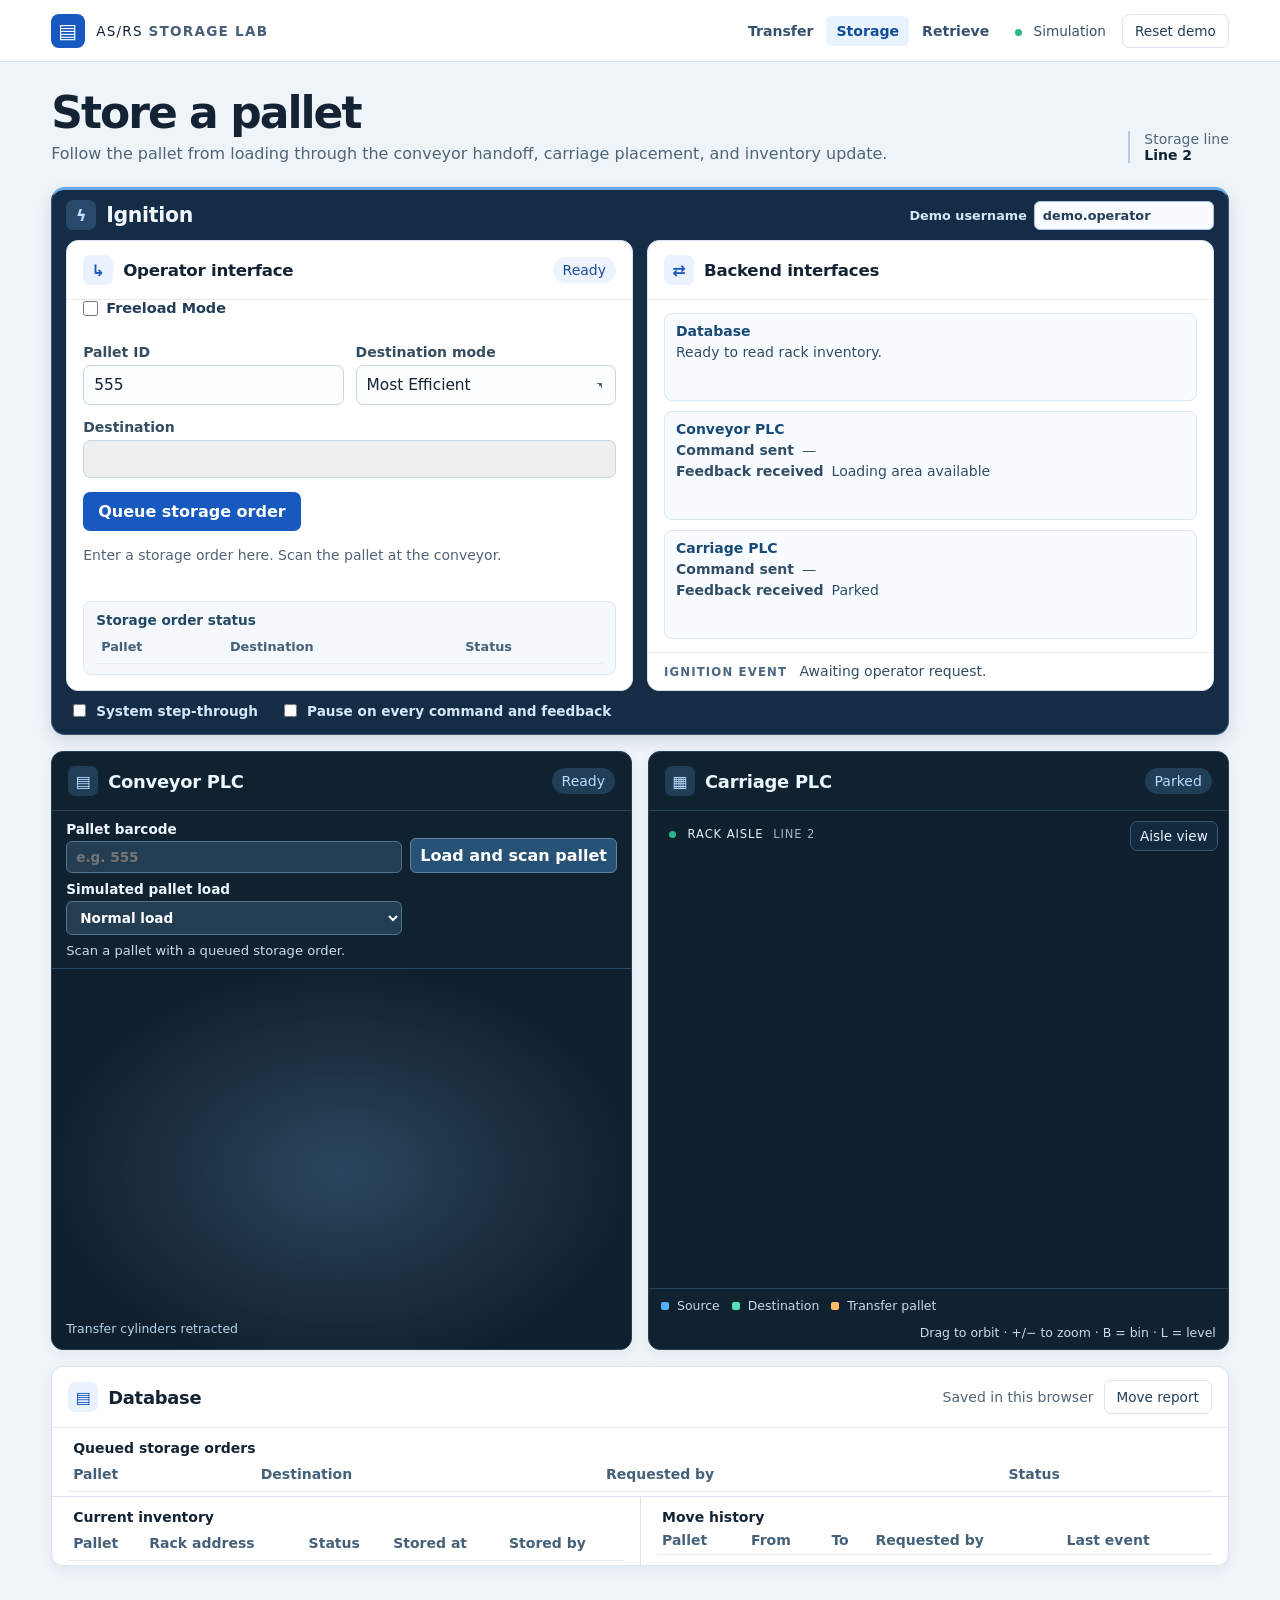
<file: index.html>
<!doctype html>
<html lang="en">
<head>
  <meta charset="utf-8">
  <title>AS/RS Simulator</title>
  <meta http-equiv="refresh" content="0; url=storage.html">
</head>
<body>
  <p><a href="storage.html">Open the Storage simulator</a></p>
</body>
</html>
</file>
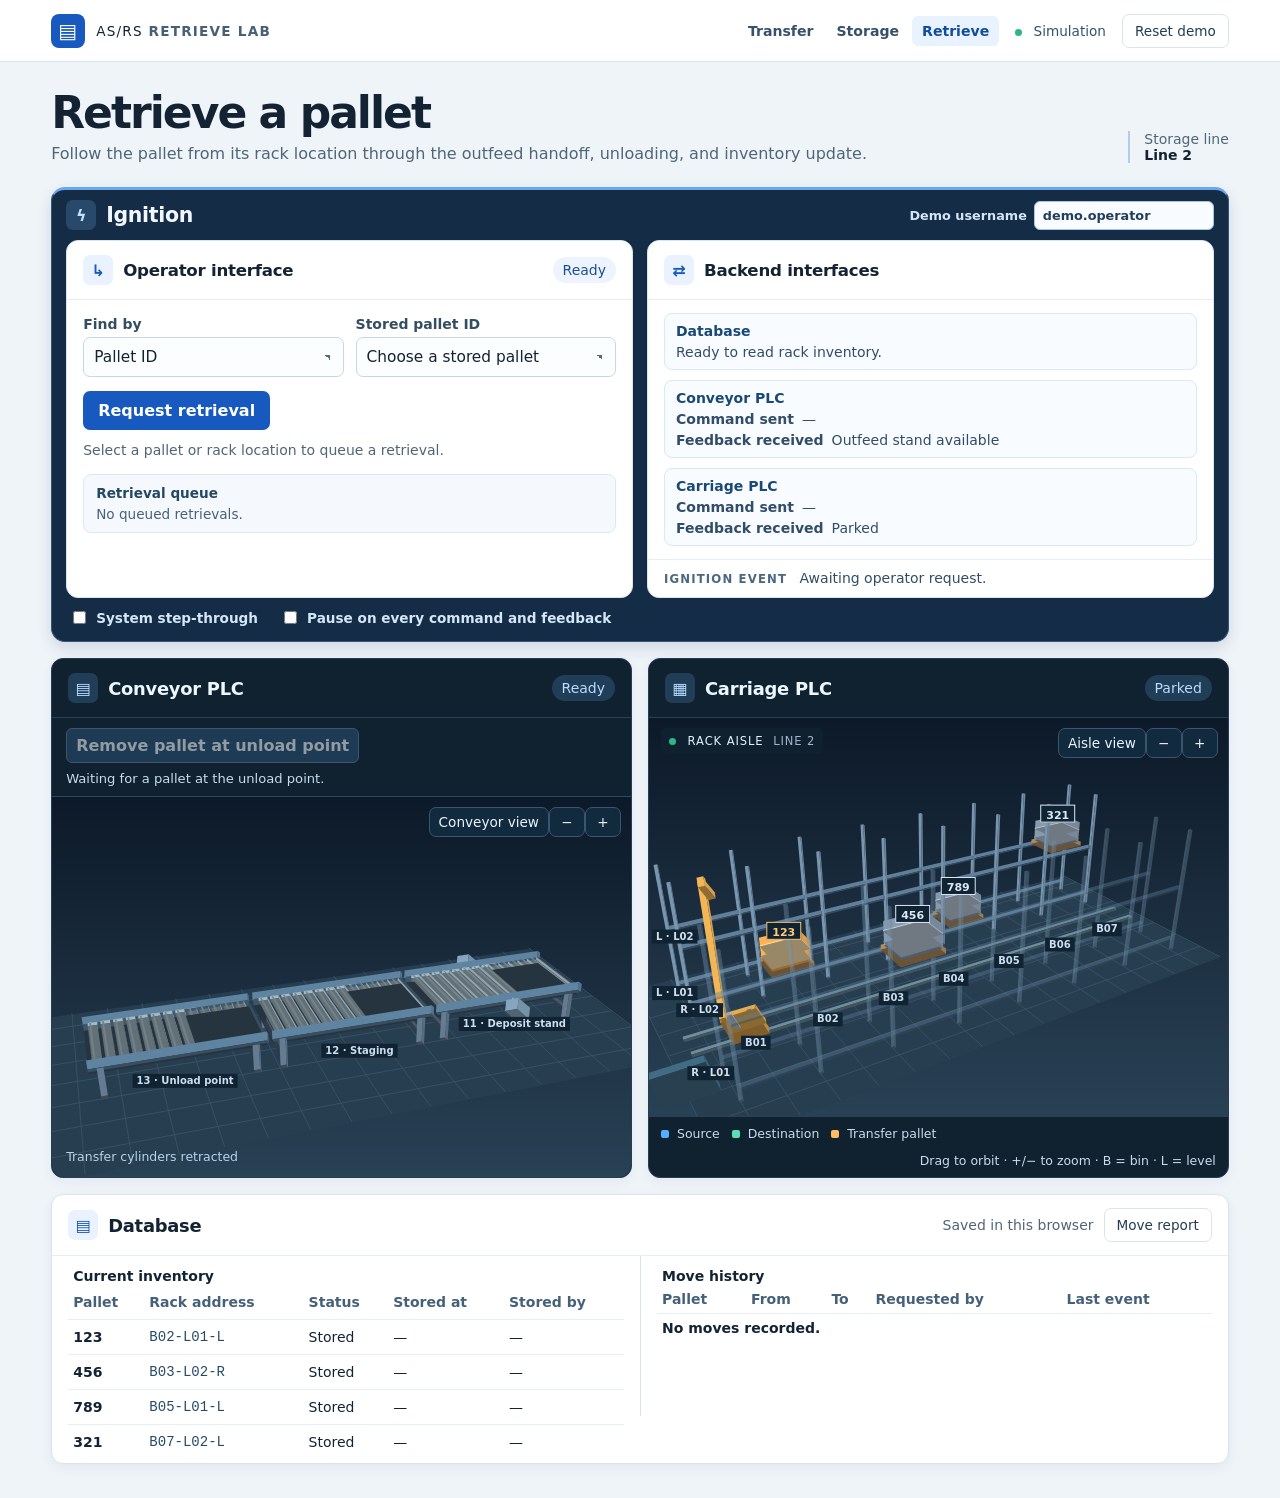
<file: retrieve.html>
<!doctype html>
<html lang="en"><head><meta charset="utf-8"><meta name="viewport" content="width=device-width, initial-scale=1"><meta name="description" content="Interactive pallet retrieval demonstration"><title>AS/RS Retrieve Simulator</title><link rel="stylesheet" href="style.css"><script type="module" src="retrieve.js"></script></head>
<body>
<header class="mast"><div class="brand"><span class="mark" aria-hidden="true">▤</span><span>AS/RS <strong>RETRIEVE LAB</strong></span></div><nav class="page-tabs" aria-label="Simulation"><a href="transfer.html">Transfer</a><a href="storage.html">Storage</a><a href="retrieve.html" aria-current="page">Retrieve</a></nav><span class="mode"><i></i> Simulation</span><button id="reset-retrieve" class="subtle">Reset demo</button></header>
<main>
<div class="intro"><div><h1>Retrieve a pallet</h1><p>Follow the pallet from its rack location through the outfeed handoff, unloading, and inventory update.</p></div><div class="line"><span>Storage line</span><strong>Line 2</strong></div></div>
<section class="ignition-boundary" aria-labelledby="ignition-title">
<div class="boundary-heading"><span class="glyph">ϟ</span><h2 id="ignition-title">Ignition</h2><label class="demo-user">Demo username<input id="demo-username" value="demo.operator" maxlength="48" autocomplete="username"></label></div>
<div class="ignition-grid">
<section class="panel operator"><header><span class="glyph">↳</span><h3>Operator interface</h3><span id="operator-status" class="badge">Ready</span></header>
<form id="retrieve-request" class="storage-form">
<div class="row"><label>Find by<select id="retrieve-by"><option value="id">Pallet ID</option><option value="slot">Rack location</option></select></label><label id="retrieve-pallet-field">Stored pallet ID<select id="retrieve-pallet" required></select></label><label id="retrieve-location-field" hidden>Source rack address<select id="retrieve-source" disabled></select></label></div>
<div class="operator-actions"><button id="request-retrieve" class="primary">Request retrieval</button><span id="form-message" aria-live="polite">Select a pallet or rack location to queue a retrieval.</span></div>
</form><div class="retrieval-queue"><h4>Retrieval queue</h4><ol id="retrieve-queue"></ol><p id="empty-retrieve-queue">No queued retrievals.</p></div></section>
<section class="panel backend"><header><span class="glyph">⇄</span><h3>Backend interfaces</h3></header>
<div class="connections">
<div class="interface"><h4>Database</h4><p id="db-exchange" aria-live="polite">Ready to read rack inventory.</p><button class="next-action" id="step-lookup" type="button" data-system-step hidden>Read inventory</button><button class="next-action" id="step-inventory" type="button" data-system-step hidden>Write retrieval to database</button></div>
<div class="interface"><h4>Conveyor PLC</h4><dl><div><dt>Command sent</dt><dd id="conveyor-command">—</dd></div><div><dt>Feedback received</dt><dd id="conveyor-feedback" aria-live="polite">Outfeed stand available</dd></div></dl><button class="next-action" id="step-conveyor" type="button" data-system-step hidden>Release outfeed</button></div>
<div class="interface"><h4>Carriage PLC</h4><dl><div><dt>Command sent</dt><dd id="plc-command">—</dd></div><div><dt>Feedback received</dt><dd id="plc-feedback" aria-live="polite">Parked</dd></div></dl><button class="next-action" id="step-carriage" type="button" data-system-step hidden>Send carriage command</button></div>
</div><div id="event" class="event" aria-live="polite"><span>IGNITION EVENT</span> Awaiting operator request.</div><div class="trace-controls"><p id="trace-message" aria-live="polite" hidden></p><button id="step-feedback" class="next-action" type="button" data-system-step hidden>Continue after feedback</button></div></section>
</div><div class="system-steps"><label><input id="step-demo" type="checkbox"> System step-through</label><label><input id="trace-demo" type="checkbox"> Pause on every command and feedback</label></div></section>
<div class="dashboard equipment storage-equipment retrieval-equipment">
<section class="panel conveyor"><header><span class="glyph">▤</span><h2>Conveyor PLC</h2><span id="conveyor-state" class="badge">Ready</span></header>
<div class="equipment-action"><button id="unload-pallet" type="button" disabled>Remove pallet at unload point</button><p id="unload-message" aria-live="polite">Waiting for a pallet at the unload point.</p></div>
<div id="conveyor-stage" class="conveyor-stage" role="img" aria-label="Outfeed runs right to left, from the carriage deposit stand through staging to the unload point">
<div class="belt"></div><div class="belt-pallet" id="belt-pallet"></div><div class="cylinder top"></div><div class="cylinder bottom"></div>
<div class="belt-zones"><span><b>13</b>Unload point</span><span><b>12</b>Staging</span><span><b>11</b>Deposit stand</span></div><span id="cylinder-note" class="cylinder-note">Transfer cylinders retracted</span></div></section>
<section class="panel carriage"><header><span class="glyph">▦</span><h2>Carriage PLC</h2><span id="carriage-state" class="badge">Parked</span></header>
<div id="scene"><canvas id="rack" tabindex="0" aria-label="Interactive 3D rack aisle. Drag or use the arrow keys to orbit the carriage."></canvas><div class="viewport-label"><i></i> RACK AISLE <span>LINE 2</span></div><div class="view-controls"><button id="view" type="button">Aisle view</button></div></div>
<div class="scene-foot"><span><i class="legend source"></i> Source</span><span><i class="legend destination"></i> Destination</span><span><i class="legend load"></i> Transfer pallet</span><span class="orbit-tip">Drag to orbit · +/− to zoom · B = bin · L = level</span></div></section>
<section class="panel inventory"><header><span class="glyph">▤</span><h2>Database</h2><span class="minor">Saved in this browser</span><button type="button" class="subtle" id="move-report-open">Move report</button></header>
<div class="inventory-inner"><div class="records"><table><caption>Current inventory</caption><thead><tr><th>Pallet</th><th>Rack address</th><th>Status</th><th>Stored at</th><th>Stored by</th></tr></thead><tbody id="records"></tbody></table></div>
<div class="records move-history"><table><caption>Move history</caption><thead><tr><th>Pallet</th><th>From</th><th>To</th><th>Requested by</th><th>Last event</th></tr></thead><tbody id="history"></tbody></table></div></div></section>
</div>
</main></body></html>
</file>
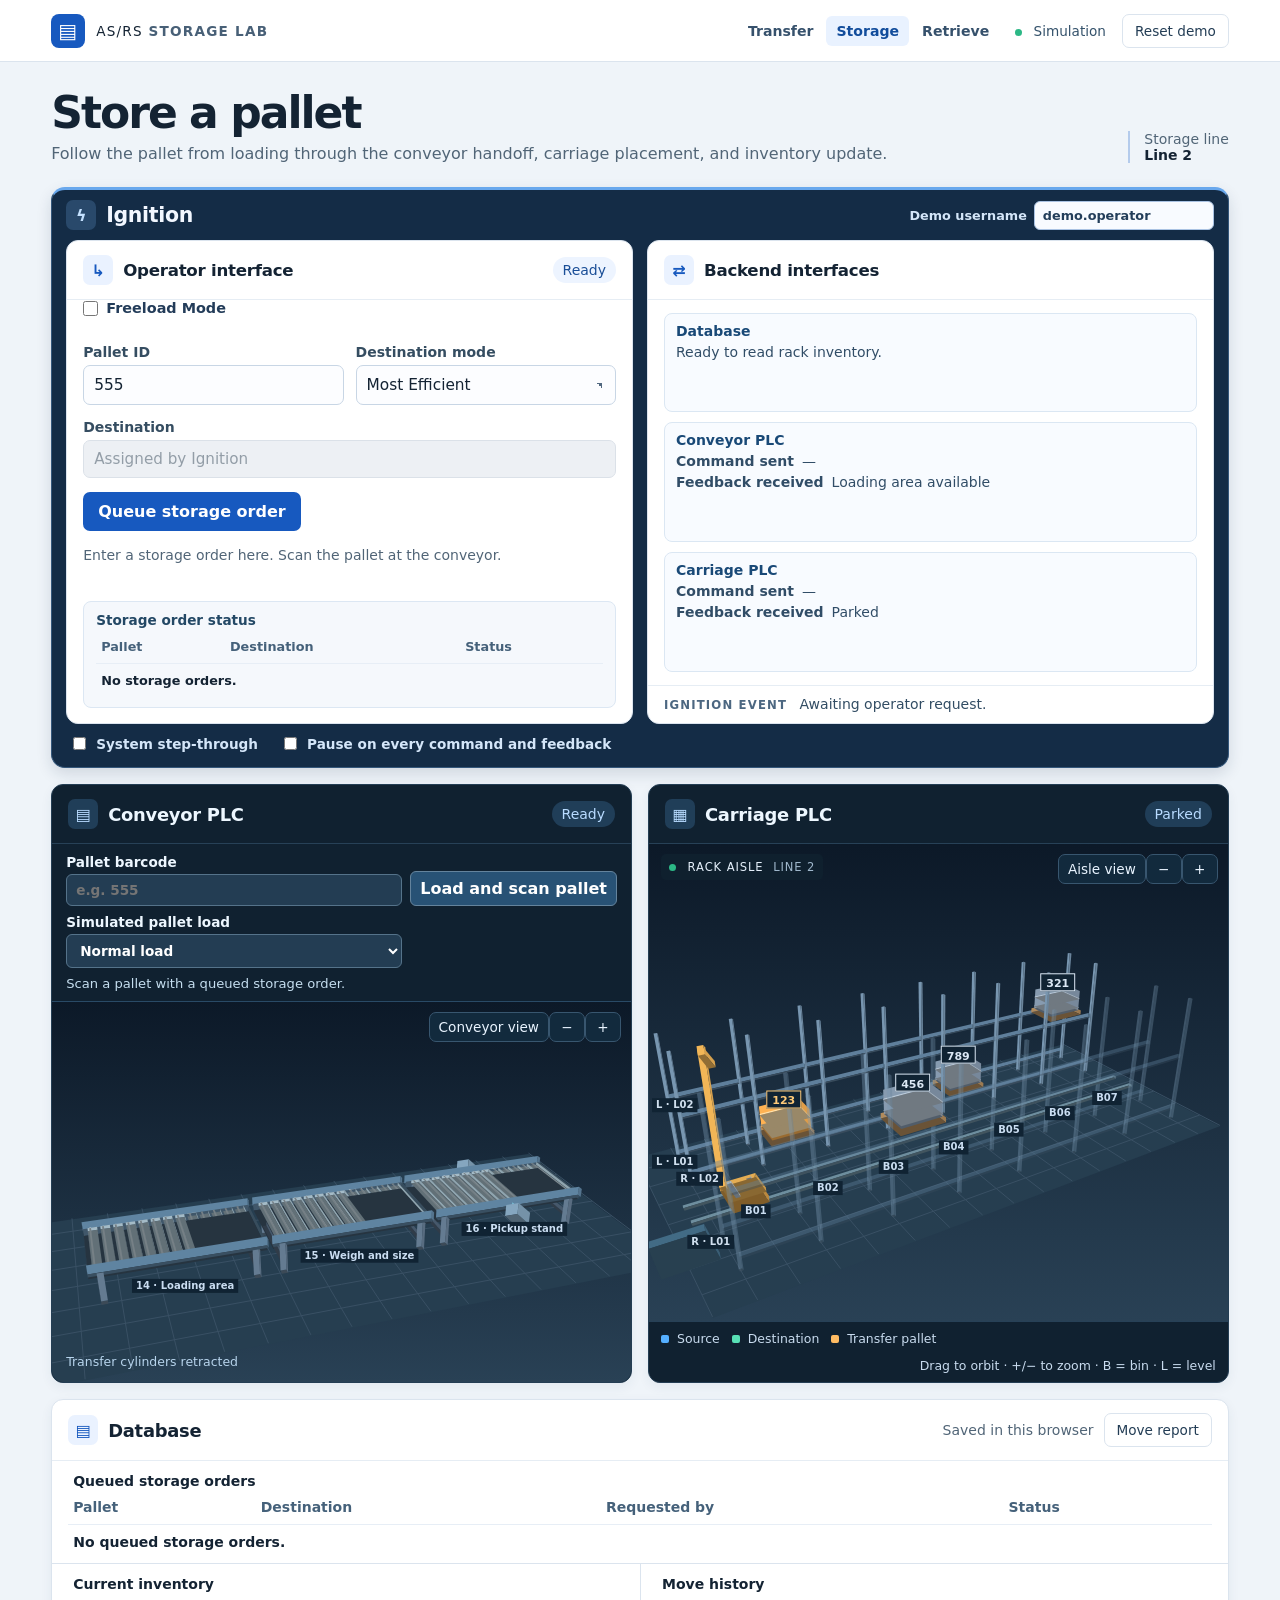
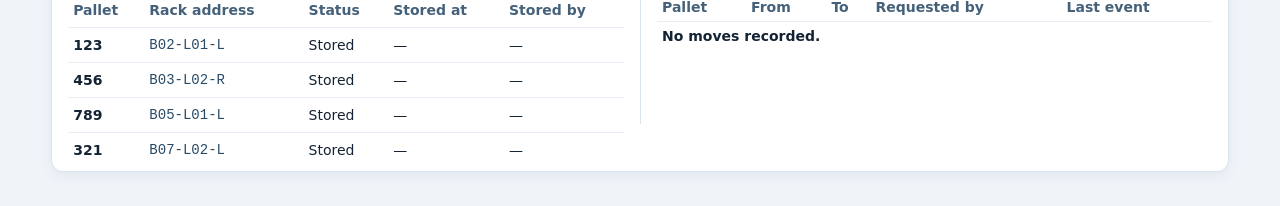
<file: storage.html>
<!doctype html>
<html lang="en"><head><meta charset="utf-8"><meta name="viewport" content="width=device-width, initial-scale=1"><meta name="description" content="Interactive pallet storage demonstration"><title>AS/RS Storage Simulator</title><link rel="stylesheet" href="style.css"><script type="module" src="storage.js"></script></head>
<body>
<header class="mast"><div class="brand"><span class="mark" aria-hidden="true">▤</span><span>AS/RS <strong>STORAGE LAB</strong></span></div><nav class="page-tabs" aria-label="Simulation"><a href="transfer.html">Transfer</a><a href="storage.html" aria-current="page">Storage</a><a href="retrieve.html">Retrieve</a></nav><span class="mode"><i></i> Simulation</span><button id="reset-storage" class="subtle">Reset demo</button></header>
<main>
<div class="intro"><div><h1>Store a pallet</h1><p>Follow the pallet from loading through the conveyor handoff, carriage placement, and inventory update.</p></div><div class="line"><span>Storage line</span><strong>Line 2</strong></div></div>
<section class="ignition-boundary" aria-labelledby="ignition-title">
<div class="boundary-heading"><span class="glyph">ϟ</span><h2 id="ignition-title">Ignition</h2><label class="demo-user">Demo username<input id="demo-username" value="demo.operator" maxlength="48" autocomplete="username"></label></div>
<div class="ignition-grid">
<section class="panel operator"><header><span class="glyph">↳</span><h3>Operator interface</h3><span id="operator-status" class="badge">Ready</span></header>
<label class="freeload-mode"><input type="checkbox" id="freeload-mode"><span>Freeload Mode</span></label>
<form id="storage-request" class="storage-form">
<div class="row"><label>Pallet ID<input id="pallet-id" value="555" maxlength="20" required autocomplete="off"></label><label>Destination mode<select id="storage-mode"><option value="auto">Most Efficient</option><option value="specified">Specified location</option></select></label></div>
<label class="mode-field">Destination<select id="storage-destination"></select></label>
<div class="operator-actions"><button class="primary" id="queue-order">Queue storage order</button></div>
<div class="hmi-alarm" id="storage-alarm" role="alert" hidden></div><div class="action-line"><span id="form-message" aria-live="polite">Enter a storage order here. Scan the pallet at the conveyor.</span></div>
</form><div class="retrieval-queue hmi-status"><h4>Storage order status</h4><div class="records"><table><thead><tr><th>Pallet</th><th>Destination</th><th>Status</th></tr></thead><tbody id="operator-queue"></tbody></table></div></div></section>
<section class="panel backend"><header><span class="glyph">⇄</span><h3>Backend interfaces</h3></header>
<div class="connections">
<div class="interface"><h4>Database</h4><p id="db-exchange" aria-live="polite">Ready to read rack inventory.</p><a class="pending-db-link" id="pending-db-link" href="retrieve.html" hidden>Finish pending retrieval write</a><button class="next-action" id="step-lookup" type="button" data-system-step hidden>Read inventory</button><button class="next-action" id="step-inventory" type="button" data-system-step hidden>Update inventory</button></div>
<div class="interface"><h4>Conveyor PLC</h4><dl><div><dt>Command sent</dt><dd id="conveyor-command">—</dd></div><div><dt>Feedback received</dt><dd id="conveyor-feedback" aria-live="polite">Loading area available</dd></div></dl><button class="next-action" id="step-conveyor" type="button" data-system-step hidden>Release to conveyor</button></div>
<div class="interface"><h4>Carriage PLC</h4><dl><div><dt>Command sent</dt><dd id="plc-command">—</dd></div><div><dt>Feedback received</dt><dd id="plc-feedback" aria-live="polite">Parked</dd></div></dl><button class="next-action" id="step-carriage" type="button" data-system-step hidden>Send carriage command</button></div>
</div><div id="event" class="event" aria-live="polite"><span>IGNITION EVENT</span> Awaiting operator request.</div><div class="trace-controls"><p id="trace-message" aria-live="polite" hidden></p><button id="step-feedback" class="next-action" type="button" data-system-step hidden>Continue after feedback</button></div></section>
</div><div class="system-steps"><label><input id="step-demo" type="checkbox"> System step-through</label><label><input id="trace-demo" type="checkbox"> Pause on every command and feedback</label></div></section>
<div class="dashboard equipment storage-equipment">
<section class="panel conveyor"><header><span class="glyph">▤</span><h2>Conveyor PLC</h2><span id="conveyor-state" class="badge">Ready</span></header>
<form id="scan-form" class="equipment-action"><label for="scan-id">Pallet barcode<input id="scan-id" placeholder="e.g. 555" maxlength="20" required autocomplete="off"></label><button class="secondary" id="load-pallet">Load and scan pallet</button><label for="load-profile">Simulated pallet load<select id="load-profile"><option value="normal">Normal load</option><option value="overweight">Overweight pallet</option><option value="oversize">Oversize pallet</option></select></label><button id="remove-rejected" type="button" hidden>Remove rejected pallet</button><p id="scan-message" aria-live="polite">Scan a pallet with a queued storage order.</p></form>
<div id="conveyor-stage" class="conveyor-stage" role="img" aria-label="Loading area, weigh and size zone, and pickup stand with transfer cylinders">
<div class="belt"></div><div class="belt-pallet" id="belt-pallet"></div><div class="belt-pallet" id="staged-pallet"></div><div class="cylinder top"></div><div class="cylinder bottom"></div>
<div class="belt-zones"><span><b>14</b>Loading area</span><span><b>15</b>Weigh and size</span><span><b>16</b>Pickup stand</span></div><span id="cylinder-note" class="cylinder-note">Transfer cylinders retracted</span></div></section>
<section class="panel carriage"><header><span class="glyph">▦</span><h2>Carriage PLC</h2><span id="carriage-state" class="badge">Parked</span></header>
<div id="scene"><canvas id="rack" tabindex="0" aria-label="Interactive 3D rack aisle. Drag or use the arrow keys to orbit the carriage."></canvas><div class="viewport-label"><i></i> RACK AISLE <span>LINE 2</span></div><div class="view-controls"><button id="view" type="button">Aisle view</button></div></div>
<div class="scene-foot"><span><i class="legend source"></i> Source</span><span><i class="legend destination"></i> Destination</span><span><i class="legend load"></i> Transfer pallet</span><span class="orbit-tip">Drag to orbit · +/− to zoom · B = bin · L = level</span></div></section>
<section class="panel inventory"><header><span class="glyph">▤</span><h2>Database</h2><span class="minor">Saved in this browser</span><button type="button" class="subtle" id="move-report-open">Move report</button></header>
<div class="inventory-inner"><div class="records queue-records"><table><caption>Queued storage orders</caption><thead><tr><th>Pallet</th><th>Destination</th><th>Requested by</th><th>Status</th></tr></thead><tbody id="queue"></tbody></table></div><div class="records"><table><caption>Current inventory</caption><thead><tr><th>Pallet</th><th>Rack address</th><th>Status</th><th>Stored at</th><th>Stored by</th></tr></thead><tbody id="records"></tbody></table></div>
<div class="records move-history"><table><caption>Move history</caption><thead><tr><th>Pallet</th><th>From</th><th>To</th><th>Requested by</th><th>Last event</th></tr></thead><tbody id="history"></tbody></table></div></div></section>
</div>
</main></body></html>
</file>
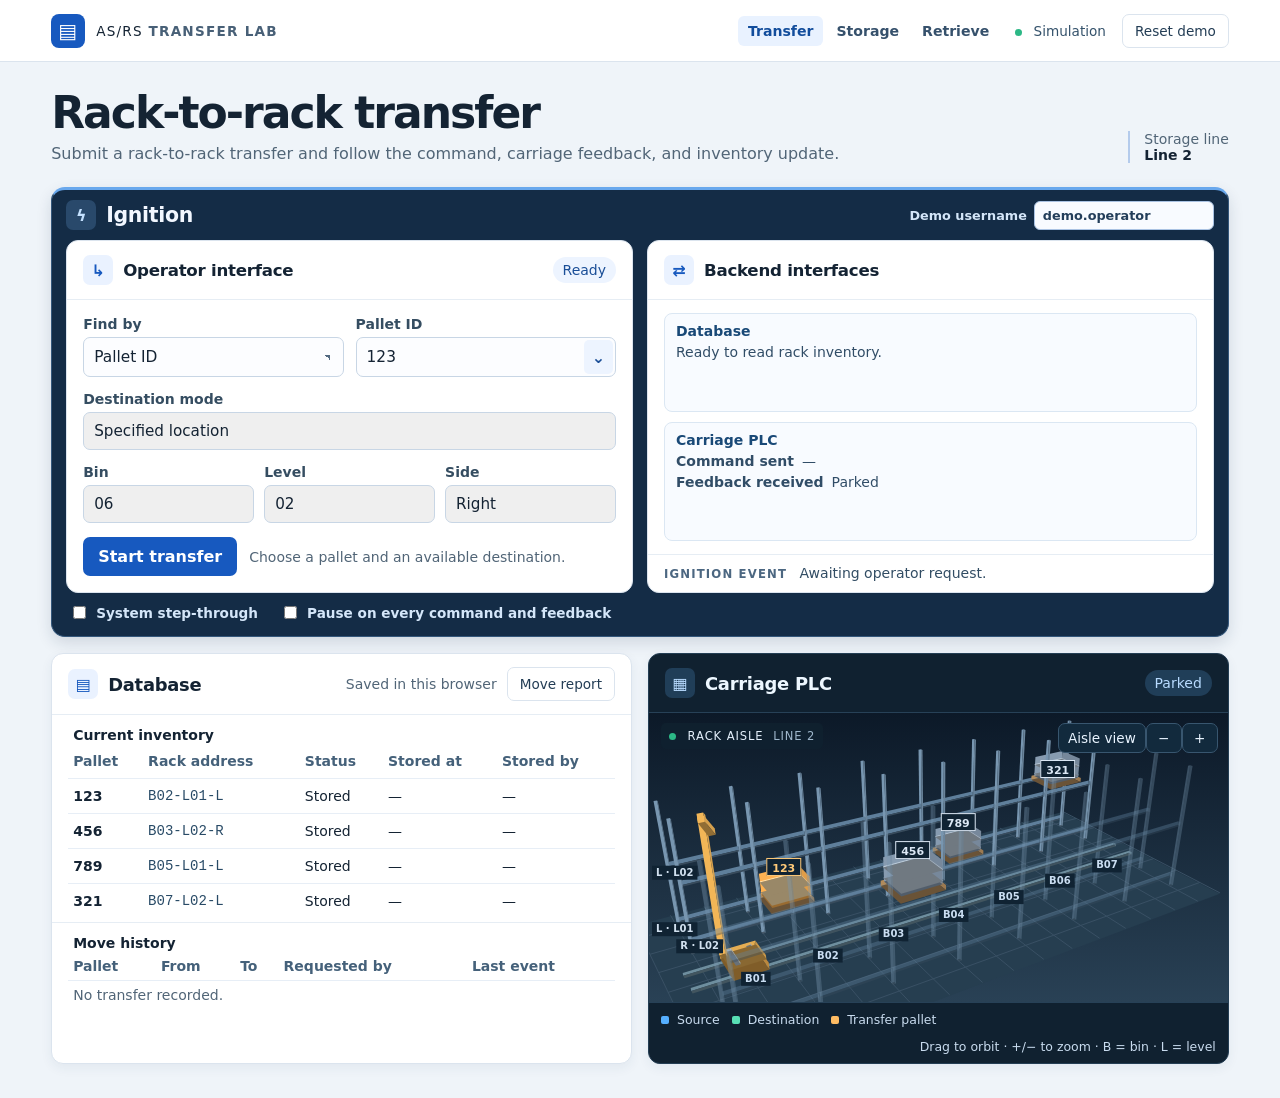
<file: transfer.html>
<!doctype html>
<html lang="en"><head><meta charset="utf-8"><meta name="viewport" content="width=device-width, initial-scale=1"><meta name="description" content="Interactive rack-to-rack transfer demonstration"><title>AS/RS Transfer Simulator</title><link rel="stylesheet" href="style.css"><script type="module" src="app.js"></script></head>
<body>
<header class="mast"><div class="brand"><span class="mark" aria-hidden="true">▤</span><span>AS/RS <strong>TRANSFER LAB</strong></span></div><nav class="page-tabs" aria-label="Simulation"><a href="transfer.html" aria-current="page">Transfer</a><a href="storage.html">Storage</a><a href="retrieve.html">Retrieve</a></nav><span class="mode"><i></i> Simulation</span><button id="reset" class="subtle">Reset demo</button></header>
<main>
<div class="intro"><div><h1>Rack-to-rack transfer</h1><p>Submit a rack-to-rack transfer and follow the command, carriage feedback, and inventory update.</p></div><div class="line"><span>Storage line</span><strong>Line 2</strong></div></div>
<section class="ignition-boundary" aria-labelledby="ignition-title">
<div class="boundary-heading"><span class="glyph">ϟ</span><h2 id="ignition-title">Ignition</h2><label class="demo-user">Demo username<input id="demo-username" value="demo.operator" maxlength="48" autocomplete="username"></label></div>
<div class="ignition-grid">
<section class="panel operator"><header><span class="glyph">↳</span><h3>Operator interface</h3><span id="operator-status" class="badge">Ready</span></header>
<form id="request">
<div class="row">
<label>Find by<select id="lookup"><option value="id">Pallet ID</option><option value="slot">Rack location</option></select></label>
<div class="source-control"><label id="source-label" for="source">Pallet ID</label><div class="picker"><input id="source" value="123" required maxlength="20" autocomplete="off" role="combobox" aria-expanded="false" aria-autocomplete="list" aria-controls="pallet-list"><button id="show-pallets" type="button" aria-label="Show all pallets" tabindex="-1">⌄</button><ul id="pallet-list" role="listbox" aria-label="Stored pallets" hidden></ul><datalist id="rack-ids"></datalist></div></div>
</div>
<label class="mode-field">Destination mode<select id="mode"><option value="specified">Specified location</option><option value="auto">Most Convenient</option></select></label>
<div class="address-fields"><label>Bin<select id="bin"></select></label><label>Level<select id="level"></select></label><label>Side<select id="side"></select></label></div>
<div class="operator-actions"><button class="primary" id="run">Start transfer</button><span id="form-message" aria-live="polite">Choose a pallet and an available destination.</span></div>
</form></section>
<section class="panel backend"><header><span class="glyph">⇄</span><h3>Backend interfaces</h3></header>
<div class="connections">
<div class="interface"><h4>Database</h4><p id="db-exchange" aria-live="polite">Ready to read rack inventory.</p><a class="pending-db-link" id="pending-db-link" href="retrieve.html" hidden>Finish pending retrieval write</a><button class="next-action" id="step-lookup" type="button" data-system-step hidden>Read inventory</button><button class="next-action" id="step-inventory" type="button" data-system-step hidden>Update inventory</button></div>
<div class="interface"><h4>Carriage PLC</h4><dl><div><dt>Command sent</dt><dd id="plc-command">—</dd></div><div><dt>Feedback received</dt><dd id="plc-feedback" aria-live="polite">Parked</dd></div></dl><button class="next-action" id="step-carriage" type="button" data-system-step hidden>Send carriage command</button></div>
</div><div id="event" class="event" aria-live="polite"><span>IGNITION EVENT</span> Awaiting operator request.</div><div class="trace-controls"><p id="trace-message" aria-live="polite" hidden></p><button id="step-feedback" class="next-action" type="button" data-system-step hidden>Continue after feedback</button></div></section>
</div><div class="system-steps"><label><input id="step-demo" type="checkbox"> System step-through</label><label><input id="trace-demo" type="checkbox"> Pause on every command and feedback</label></div></section>
<div class="dashboard equipment">
<section class="panel inventory"><header><span class="glyph">▤</span><h2>Database</h2><span class="minor">Saved in this browser</span><button type="button" class="subtle" id="move-report-open">Move report</button></header>
<div class="inventory-inner"><div class="records"><table><caption>Current inventory</caption><thead><tr><th>Pallet</th><th>Rack address</th><th>Status</th><th>Stored at</th><th>Stored by</th></tr></thead><tbody id="records"></tbody></table></div>
<div class="records move-history"><table><caption>Move history</caption><thead><tr><th>Pallet</th><th>From</th><th>To</th><th>Requested by</th><th>Last event</th></tr></thead><tbody id="history"></tbody></table></div></div></section>
<section class="panel carriage"><header><span class="glyph">▦</span><h2>Carriage PLC</h2><span id="carriage-state" class="badge">Parked</span></header>
<div id="scene"><canvas id="rack" tabindex="0" aria-label="Interactive 3D rack aisle. Drag or use the arrow keys to orbit the carriage."></canvas><div class="viewport-label"><i></i> RACK AISLE <span>LINE 2</span></div><div class="view-controls"><button id="view" type="button">Aisle view</button></div></div>
<div class="scene-foot"><span><i class="legend source"></i> Source</span><span><i class="legend destination"></i> Destination</span><span><i class="legend load"></i> Transfer pallet</span><span class="orbit-tip">Drag to orbit · +/− to zoom · B = bin · L = level</span></div></section>
</div>
</main></body></html>
</file>
<file: style.css>
:root{color-scheme:light;--ink:#142333;--muted:#516577;--line:#dbe4ee;--blue:#1759bf;--bg:#eff4f9;--paper:#fff;--soft:#eaf2ff;font-family:Inter,system-ui,sans-serif;color:var(--ink);background:var(--bg)}*{box-sizing:border-box}body{margin:0}button,input,select{font:inherit}button{cursor:pointer}button:disabled{cursor:wait;opacity:.55}button:focus-visible,input:focus-visible,select:focus-visible,canvas:focus-visible{outline:3px solid #4d97fd;outline-offset:2px}.mast{height:62px;display:flex;align-items:center;gap:16px;padding:0 clamp(18px,4vw,56px);background:#fff;border-bottom:1px solid var(--line)}.brand{margin-right:auto;display:flex;align-items:center;gap:11px;font-size:.85rem;letter-spacing:.09em}.brand strong{color:#486077;font-weight:650}.mark{width:34px;height:34px;display:grid;place-items:center;border-radius:8px;color:white;background:#1759bf;font-size:1.25rem}.mode{font-size:.85rem;color:#34526b;white-space:nowrap}.mode i,.viewport-label i{display:inline-block;width:7px;height:7px;border-radius:100%;background:#2cb886;margin-right:7px}.subtle,.view-controls button{border:1px solid var(--line);border-radius:7px;background:white;color:#233d55;padding:8px 12px;font-size:.85rem}main{max-width:1500px;margin:auto;padding:28px clamp(18px,4vw,56px) 34px}.intro{display:flex;justify-content:space-between;align-items:end;gap:16px;margin-bottom:24px}h1{font-size:clamp(1.7rem,3.7vw,2.75rem);letter-spacing:-.045em;line-height:1.05;margin:0 0 8px}.intro p{margin:0;color:var(--muted)}.line{border-left:2px solid #b4cbec;padding-left:14px;white-space:nowrap}.line span,.line strong{display:block;font-size:.875rem}.line span{color:var(--muted)}.dashboard{display:grid;grid-template-columns:repeat(2,minmax(0,1fr));gap:16px}.panel{border:1px solid var(--line);border-radius:12px;background:var(--paper);overflow:hidden;box-shadow:0 4px 12px #183b6610;min-width:0}.panel>header{display:flex;align-items:center;gap:10px;border-bottom:1px solid #e6edf4;padding:13px 16px;min-height:59px}.panel h2{font-size:1.12rem;margin:0;font-weight:740;letter-spacing:-.015em}.glyph{color:var(--blue);background:var(--soft);width:30px;height:30px;display:grid;place-items:center;border-radius:7px;font-weight:800}.badge,.minor{margin-left:auto;font-size:.875rem;color:var(--muted)}.badge{background:#edf4ff;color:#1a4e97;border-radius:20px;padding:5px 10px;white-space:nowrap}.badge.done{background:#e5f7ee;color:#0d6a47}form{display:grid;gap:14px;padding:16px}.row{display:grid;grid-template-columns:1fr 1fr;gap:12px}.row label{min-width:0;display:grid;gap:5px;color:#354d61;font-size:.875rem;font-weight:650}.row select,.row input{width:100%;min-width:0;height:40px;border:1px solid #c8d6e5;border-radius:7px;background:#fcfdff;color:var(--ink);padding:0 10px;font-size:.96rem;font-weight:500}.row select{appearance:none;background:#fcfdff linear-gradient(45deg,transparent 50%,#526980 50%) right 13px center/5px 5px no-repeat}.row input:disabled{background:#edf2f8}.operator-actions{display:flex;gap:12px;align-items:center}.primary{border:0;border-radius:7px;background:#1759bf;color:white;padding:10px 15px;font-weight:720;white-space:nowrap}.primary:hover:enabled{background:#0f489e}#form-message{font-size:.875rem;color:var(--muted)}#form-message.error{color:#9a2b28}.steps{list-style:none;margin:0;padding:9px 16px;display:grid;gap:3px}.steps li{display:flex;align-items:center;gap:9px;min-height:24px;font-size:.9rem;color:var(--muted)}.steps li span{font-size:.78rem;width:18px;height:18px;display:grid;place-items:center;border-radius:50%;background:#edf2f7;color:#5a7086}.steps .active{font-weight:750;color:#164b98}.steps .active span{color:#fff;background:#1759bf}.steps .done span{color:#087553;background:#e1f6eb}.event,.transaction{border-top:1px solid #e6edf4;color:#324d64;padding:9px 16px;font-size:.875rem;line-height:1.35}.event span,.transaction span{font-weight:750;font-size:.73rem;letter-spacing:.1em;color:#4c6781;margin-right:8px}.inventory-inner{min-height:270px;display:flex;flex-direction:column}.records{flex:1;padding:4px 16px;overflow:auto}table{width:100%;border-collapse:collapse;text-align:left;font-size:.875rem}th,td{padding:9px 5px;border-bottom:1px solid #e7eef6}th{color:#45617a;font-weight:720}td:first-child{font-weight:750}td:nth-child(2){font-family:ui-monospace,monospace;color:#284a66}tr.focus td{background:#eff5ff}tr:last-child td{border-bottom:0}.transaction{padding-bottom:13px}.transaction p{margin:4px 0 0}.carriage{background:#102130;color:#edf7ff;border-color:#243e54}.carriage>header{border-color:#274157}.carriage .glyph,.carriage .badge{background:#203e58;color:#b8dbff}#scene{height:235px;position:relative;background:#101f2d}canvas{display:block;width:100%;height:100%;touch-action:none;cursor:grab}canvas:active{cursor:grabbing}.viewport-label,.view-controls{position:absolute;top:10px}.viewport-label{left:12px;pointer-events:none;color:#e5f0fb;font-size:.72rem;letter-spacing:.08em;background:#102130d9;border-radius:5px;padding:6px 8px}.viewport-label span{color:#a0b8cd;margin-left:5px}.view-controls{right:10px}.view-controls button{background:#122a3d;color:#e9f4ff;border-color:#38566f;padding:6px 9px}.scene-foot{display:flex;align-items:center;gap:12px;flex-wrap:wrap;padding:9px 12px;color:#c8dbee;font-size:.78rem;border-top:1px solid #274157}.legend{display:inline-block;width:8px;height:8px;margin-right:4px;border-radius:2px}.legend.source{background:#55afff}.legend.destination{background:#58e0b5}.legend.load{background:#ffbc63}.orbit-tip{margin-left:auto}@media(max-width:780px){.dashboard{grid-template-columns:1fr}.intro{align-items:start}.inventory-inner{min-height:220px}#scene{height:300px}}@media(max-width:400px){.intro .line,.mode,.orbit-tip{display:none}.row{gap:8px}.operator-actions{align-items:start;flex-direction:column}.mast{gap:8px}}
.row select{background:#fcfdff linear-gradient(45deg,transparent 50%,#526980 50%) right 15px center/5px 5px no-repeat,linear-gradient(135deg,#526980 50%,transparent 50%) right 10px center/5px 5px no-repeat;padding-right:25px}
.source-control{display:grid;align-content:start;gap:5px;min-width:0}.source-control>label,.mode-field,.address-fields label{font-weight:650;color:#354d61;font-size:.875rem}.picker{position:relative;min-width:0}.picker input[role=combobox]{padding-right:34px}.picker button{position:absolute;right:3px;top:3px;bottom:3px;border:0;border-radius:5px;background:#edf4ff;color:#1a4e97;width:29px;font-weight:750}.picker ul{position:absolute;z-index:5;top:100%;left:0;right:0;max-height:160px;overflow:auto;margin:4px 0 0;padding:4px;list-style:none;border:1px solid #c8d6e5;border-radius:7px;background:white;box-shadow:0 4px 10px #183b6626}.picker li{padding:5px 7px;border-radius:4px;font-size:.875rem;color:var(--ink);display:flex;align-items:center;justify-content:space-between;gap:5px;cursor:pointer}.picker li[aria-selected=true],.picker li:hover{background:var(--soft)}.picker li span{font-family:ui-monospace,monospace;color:#526980;font-size:.78rem}.panel.operator{overflow:visible}.panel.operator>header{border-radius:12px 12px 0 0}.mode-field,.address-fields label{display:grid;gap:5px}.mode-field select,.address-fields select{width:100%;min-width:0;height:38px;border:1px solid #c8d6e5;border-radius:7px;color:var(--ink);padding:0 25px 0 10px;font-size:.95rem;font-weight:500;appearance:none;background:#fcfdff linear-gradient(45deg,transparent 50%,#526980 50%) right 15px center/5px 5px no-repeat,linear-gradient(135deg,#526980 50%,transparent 50%) right 10px center/5px 5px no-repeat}.address-fields{display:grid;grid-template-columns:repeat(3,minmax(0,1fr));gap:10px}.address-fields select:disabled{background:#edf2f8;color:#516577}.records caption{text-align:left;font-weight:750;padding:8px 5px 1px}.move-history{border-top:1px solid #e6edf4;max-height:160px}.move-history th,.move-history td{padding:6px 5px}.move-history td:nth-child(3){font-family:ui-monospace,monospace;color:#284a66}.move-history time{display:block;color:var(--muted);font-size:.74rem;margin-top:2px}.move-history .empty{font-family:inherit;font-weight:400;color:var(--muted)}.carriage{display:flex;flex-direction:column}#scene{flex:1;min-height:265px}.scene-foot{flex-shrink:0}.scene-foot .orbit-tip{white-space:normal}
.ignition-boundary{border:1px solid #a9c4e8;border-top:3px solid #2561ac;border-radius:14px;background:#e5eefb;padding:0 14px 14px;margin-bottom:16px}.boundary-heading{display:flex;align-items:center;gap:10px;padding:10px 0;color:#16477f}.boundary-heading h2{margin:0;font-size:1.28rem;letter-spacing:-.015em}.boundary-heading .glyph{background:#cfe1fa}.ignition-grid{display:grid;grid-template-columns:repeat(2,minmax(0,1fr));gap:14px}.panel h3{font-size:1.04rem;margin:0;letter-spacing:-.015em}.ignition-grid .panel{box-shadow:none}.backend{display:flex;flex-direction:column}.connections{display:grid;gap:10px;padding:13px 16px;flex:1}.interface{border:1px solid #dbe7f3;background:#f8fbff;border-radius:8px;padding:9px 11px}.interface h4{font-size:.875rem;color:#194977;margin:0 0 5px}.interface p,.interface dl{margin:0;font-size:.875rem;color:#314d67}.interface dl{display:grid;gap:5px}.interface dl div{display:grid;grid-template-columns:minmax(105px,auto) 1fr;gap:8px}.interface dt{font-weight:650}.interface dd{margin:0;overflow-wrap:anywhere}.playback{display:flex;gap:10px;align-items:center;justify-content:space-between;padding:8px 12px;min-height:39px;border-bottom:1px solid #274157;font-size:.875rem;color:#daf0ff}.playback label{display:flex;align-items:center;gap:7px}.playback input{accent-color:#72b8ff}.playback button{background:#244665;color:#f1f8ff;border:1px solid #456682;border-radius:6px;padding:4px 8px;font-size:.82rem}@media(max-width:780px){.ignition-grid{grid-template-columns:1fr}.ignition-boundary{padding:0 9px 9px}}
.page-tabs{display:flex;gap:3px}.page-tabs a{padding:7px 10px;border-radius:6px;color:#36516c;text-decoration:none;font-size:.88rem;font-weight:650}.page-tabs a[aria-current=page]{background:#e9f2ff;color:#124d9c}.system-steps{display:flex;align-items:center;justify-content:space-between;gap:10px;padding:10px 3px 0;color:#365676;font-size:.85rem}.system-steps label{display:flex;gap:7px;align-items:center;font-weight:700}.system-steps input{accent-color:#1759bf}.operator-actions{flex-wrap:wrap}.signal-layer{position:fixed;inset:0;pointer-events:none;z-index:12;opacity:0;transition:opacity .18s;color:#1765d8}.signal-layer.visible{opacity:1}.signal-layer[data-direction=return]{color:#087455}.signal-layer svg{width:100%;height:100%;overflow:visible;filter:drop-shadow(0 1px 2px #fff)}.signal-path{fill:none;stroke:currentColor;stroke-width:6;stroke-linecap:round}.signal-layer marker path{fill:currentColor}.signal-layer span{position:absolute;transform:translate(-50%,-55%);max-width:175px;text-align:center;padding:6px 9px;background:white;border:2px solid currentColor;border-radius:7px;font-size:.8rem;font-weight:750;box-shadow:0 2px 8px #172f4a2c}.storage-equipment{grid-template-columns:1fr 1fr}.storage-equipment .inventory{grid-column:1/-1}.storage-equipment .inventory-inner{display:grid;min-height:0;grid-template-columns:1fr 1fr}.storage-equipment .move-history{border-top:0;border-left:1px solid #dbe4ee}.conveyor{background:#102130;color:#edf7ff;border-color:#243e54}.conveyor>header{border-color:#274157}.conveyor .glyph,.conveyor .badge{background:#203e58;color:#b8dbff}.conveyor-stage{aspect-ratio:1;max-height:380px;width:100%;position:relative;overflow:hidden;background:radial-gradient(ellipse at 50% 53%,#2b465d,#101f2d 73%)}.belt{position:absolute;top:49%;left:9%;right:9%;height:20%;border:5px solid #557287;border-radius:8px;background:repeating-linear-gradient(90deg,#a1b1bc 0%,#667d8d 3%,#344b5b 4%,#344b5b 5%);box-shadow:0 10px 0 #152c3b,0 16px 16px #0008}.belt-zones{position:absolute;left:8%;right:8%;top:73%;display:grid;grid-template-columns:repeat(3,1fr);gap:2%;text-align:center;color:#c6e0f6;font-size:.75rem}.belt-zones b{display:block;color:white;margin-bottom:4px}.belt-pallet{position:absolute;visibility:hidden;left:19%;top:59%;width:18%;height:17%;transform:translate(-50%,-50%);background:repeating-linear-gradient(90deg,#e5a957 0 24%,#af722f 25% 26%);border:2px solid #fbd198;border-bottom:6px solid #936331;border-radius:3px;transition:left .85s ease,top .45s ease;display:grid;place-items:center;font:bold .8rem system-ui;color:#152233;box-shadow:2px 7px 7px #0006;z-index:2}.belt-pallet[data-position=load]{visibility:visible}.belt-pallet[data-position=scale]{visibility:visible;left:50%}.belt-pallet[data-position=pickup]{visibility:visible;left:81%}.belt-pallet[data-position=lifted]{visibility:visible;left:81%;top:53%}.cylinder{position:absolute;left:81%;width:9%;height:8%;transform:translateX(-50%);border:2px solid #7ca5bf;border-radius:3px;background:linear-gradient(90deg,#415d73,#90a9ba,#415d73);z-index:3}.cylinder.top{top:37%}.cylinder.bottom{top:73%}.cylinder::after{content:"";position:absolute;left:36%;width:28%;height:0;background:#77d3ff;transition:height .4s}.cylinder.top::after{top:100%}.cylinder.bottom::after{bottom:100%}.conveyor-stage[data-cylinder=on] .cylinder::after{height:75%}.cylinder-note{position:absolute;left:14px;bottom:13px;color:#b7d4ec;font-size:.78rem}.storage-form .row input{width:100%}.storage-form button.secondary{padding:9px 12px;border:1px solid #b6cbe5;background:#edf5ff;border-radius:7px;color:#164b98;font-weight:700}.storage-form .action-line{min-height:40px}@media(max-width:780px){.storage-equipment{grid-template-columns:1fr}.storage-equipment .inventory{grid-column:auto}.storage-equipment .inventory-inner{grid-template-columns:1fr}.storage-equipment .move-history{border-left:0;border-top:1px solid #dbe4ee}.mast{flex-wrap:wrap;min-height:62px;height:auto;padding-block:8px}.page-tabs{order:2;margin-right:auto}.mast .mode{display:none}}
.next-action,.next-highlight{background:#ffbd47!important;color:#4c2d00!important;border:1px solid #b76e0c!important;box-shadow:0 0 0 3px #ffbd4740;font-weight:750}.next-action{border-radius:7px;padding:7px 10px;margin-top:8px}.next-interface{border-color:#e5a12e;background:#fff9ec}.equipment-action{display:grid;grid-template-columns:minmax(0,1fr) auto;gap:8px;align-items:end;padding:10px 14px;border-bottom:1px solid #294a66}.equipment-action label{display:grid;gap:4px;font-size:.85rem;font-weight:650}.equipment-action input{width:100%;border:1px solid #55738a;border-radius:6px;background:#233d53;color:#fff;padding:7px 9px}.equipment-action button{border:1px solid #64839c;border-radius:6px;background:#285275;color:#fff;padding:7px 9px;font-weight:700}.equipment-action p{grid-column:1/-1;margin:0;font-size:.82rem;color:#c5deef}.equipment-action p.error{color:#ffd094}.storage-equipment .queue-records{grid-column:1/-1;max-height:160px;border-bottom:1px solid #dbe4ee}.retrieval-equipment .conveyor-stage [data-position=pickup]{left:81%}.retrieval-equipment .conveyor-stage [data-position=unload]{visibility:visible;left:19%}
.retrieval-equipment .cylinder{left:81%}.retrieval-equipment .equipment-action{grid-template-columns:1fr}.retrieval-equipment .equipment-action button{justify-self:start}@media print{body:has(#retrieval-report) > :not(#retrieval-report){display:none!important}#retrieval-report{display:block!important;padding:30px;color:#000;background:#fff}}
.demo-user{display:flex;align-items:center;gap:7px;margin-left:auto;font-size:.8rem;font-weight:650;color:#355678}.demo-user input{min-width:0;width:clamp(105px,17vw,180px);padding:6px 8px;border-radius:6px;border:1px solid #aac3e3;background:#f8fbff;color:#233e5a}.records{min-width:0}.records th,.records td{overflow-wrap:anywhere}.records:nth-child(2) tr td:nth-child(2){white-space:nowrap}.records:not(.move-history):not(.queue-records) td:nth-child(4){font-variant-numeric:tabular-nums}.move-history td:nth-child(5){min-width:5.5rem}@media(max-width:490px){.demo-user{gap:4px}.records table{min-width:395px}}
.mode-field select:disabled{background:#e4e9ef!important;border-color:#c9d2dd;color:#5a6a79;opacity:1;cursor:default}
.pending-db-link{display:inline-block;margin-top:7px;color:#784b08;font-size:.82rem;font-weight:700}.pending-db-link[hidden],#retrieve-location-field[hidden],#retrieve-pallet-field[hidden]{display:none}

.retrieval-queue{margin:0 16px 15px;padding:10px 12px;background:#f5f8fc;border:1px solid #dce7f3;border-radius:8px}.retrieval-queue h4{margin:0 0 5px;font-size:.85rem;color:#234865}.retrieval-queue p,.retrieval-queue ol{margin:0;font-size:.85rem;color:#496177}.retrieval-queue ol{padding-left:20px;max-height:112px;overflow:auto}.retrieval-queue ol:empty{display:none}
.retrieval-equipment .retrieval-load:not([data-position]){left:81%}
.ignition-boundary{background:#142c46;border-color:#34577b;border-top-color:#69a8ed;box-shadow:0 6px 15px #142c4624}.boundary-heading{color:#f2f7ff}.boundary-heading .glyph{background:#29496b;color:#c4e1ff}.ignition-boundary .demo-user,.ignition-boundary .system-steps{color:#d4e6f9}.system-steps{flex-wrap:wrap;justify-content:flex-start;column-gap:22px}.trace-controls:not(:has(button:not([hidden]))){display:none}.trace-controls{padding:8px 16px 12px;background:#fff7e2;border-top:1px solid #e9bd6a}.trace-controls p{margin:0;color:#684307;font-size:.9rem}.trace-controls .next-action{margin-top:5px}.hmi-status table{font-size:.8rem}.hmi-status .records{max-height:140px;padding:0}.hmi-status h4{margin-bottom:2px}.hmi-alarm{padding:9px 10px;border:1px solid #d98782;border-left:4px solid #b62d31;border-radius:5px;background:#fff0ef;color:#761c21;font-weight:750;font-size:.875rem}.equipment-action select{min-width:0;width:100%;border:1px solid #55738a;border-radius:6px;background:#233d53;color:#fff;padding:7px 9px}.rejected-load{outline:3px solid #fa6257}

.freeload-mode{display:flex;align-items:center;gap:8px;margin:0 16px 12px;color:#233c59;font-size:.9rem;font-weight:700}.freeload-mode input{width:1.05em;height:1.05em;accent-color:#205997;margin:0}.freeload-mode:has(input:checked){color:#165295}.storage-form input:disabled,.storage-form select:disabled{opacity:.65}.print-report[hidden]{display:none}@media print{body:has(#storage-report:not(:empty)) > :not(#storage-report){display:none!important}#storage-report:not(:empty){display:block!important;padding:24px;color:#111;background:white}}

.scene-conveyor-canvas{display:block;width:100%;height:100%;touch-action:none}
#rack{touch-action:none}
.conveyor-stage .belt-pallet,.conveyor-stage .belt,.conveyor-stage .belt-zones,.conveyor-stage .cylinder{display:none}
.conveyor-stage>.view-controls button,.view-controls .zoom-button{min-width:2.25rem}
.conveyor-stage .cylinder-note{pointer-events:none}
.move-report{width:min(960px,94vw);max-height:85vh;overflow:auto;padding:1.25rem;border:1px solid #afc3d4;border-radius:12px;color:#13263c;background:#fff}
.move-report::backdrop{background:#0a192a99}
.report-toolbar{display:flex;gap:.5rem;flex-wrap:wrap;justify-content:flex-end}
.report-toolbar button{border:1px solid #b0c4d6;border-radius:6px;padding:.4rem .7rem;background:#edf5fd;color:#153c61;cursor:pointer}
.report-toolbar button:disabled{opacity:.5;cursor:default}
.move-report table{width:100%;border-collapse:collapse}
.move-report th,.move-report td{text-align:left;padding:.35rem .5rem;border:1px solid #bdc9d2;overflow-wrap:anywhere}
.move-report td img{display:block;width:92px;height:92px;max-width:none}
@media print{
  body:has(.move-report[open]){background:#fff;color:#000}
  body:has(.move-report[open]) > :not(.move-report){display:none!important}
  .move-report[open]::backdrop{display:none}
  .move-report[open]{position:static;display:block;width:100%;max-width:none;max-height:none;overflow:visible;margin:0;padding:0;border:0;border-radius:0;color:#000}
  .move-report .report-toolbar,.move-report [data-status]{display:none}
  .move-report thead{display:table-header-group}
  .move-report tr{break-inside:avoid}
  .move-report td img{width:27mm;height:27mm}
}
.view-controls .zoom-button:disabled{opacity:.45;cursor:default}
.scene-conveyor-canvas:focus-visible,#rack:focus-visible{outline:2px solid #86cffb;outline-offset:-2px}
</file>
